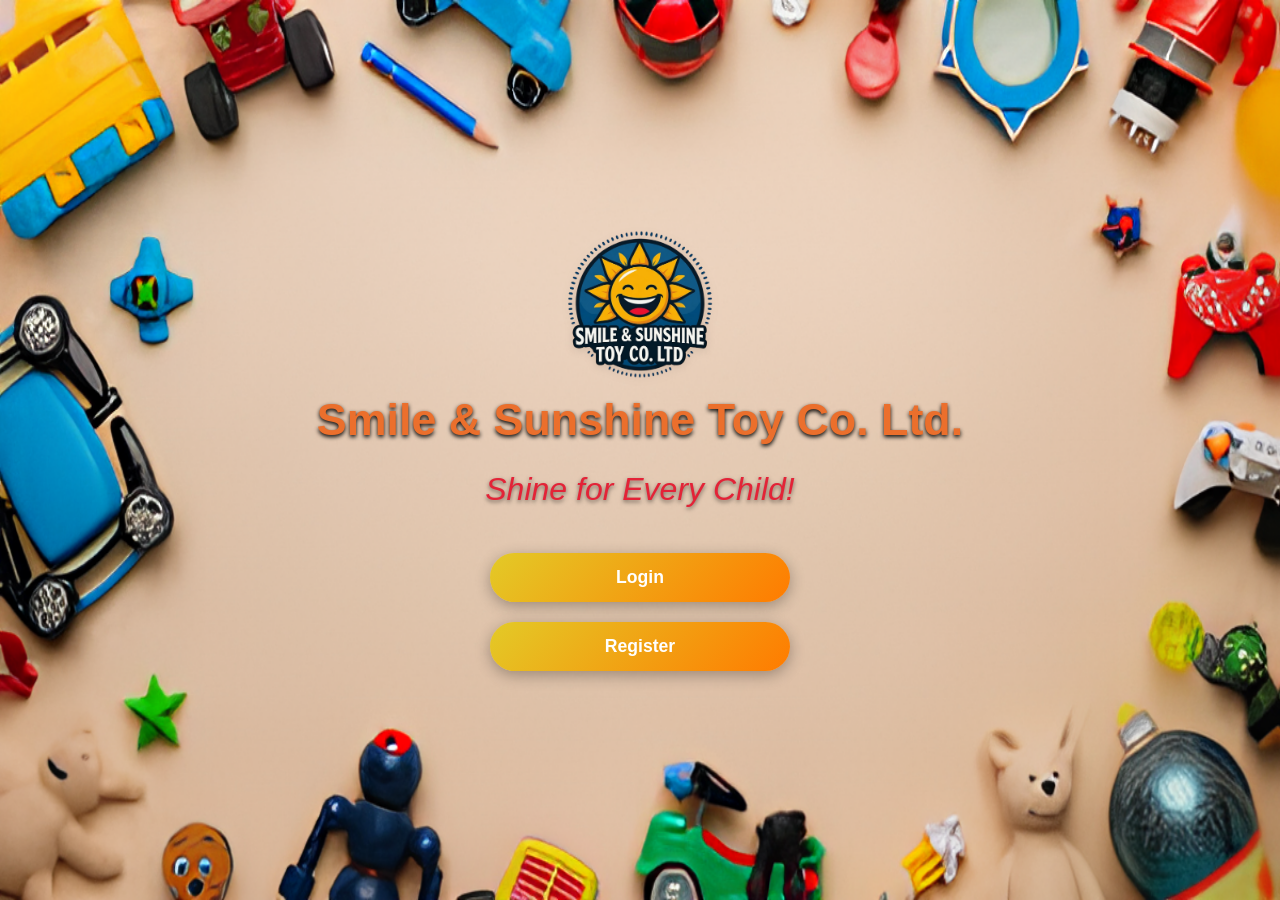
<file: common/index.html>
<!DOCTYPE html>
<html lang="zh-HK">
  <head>
    <meta charset="UTF-8" />
    <meta name="viewport" content="width=device-width, initial-scale=1.0" />
    <title>index - Smile & Sunshine Toy Co. Ltd.</title>

    <!-- Google Fonts -->
    <script src="https://code.jquery.com/jquery-3.6.0.min.js"></script>
    <link rel="stylesheet" href="../css/index.css" />
  </head>
  <body
    style="
      background-image: url(../img/background.png);
      background-size: 100% 100%;
      background-position: center;
      background-attachment: fixed;
    "
  >
    <div class="hero-container">
      <header class="index-header">
        <img src="../img/Logo.png" alt="Logo" class="logo" />
        <h1>Smile & Sunshine Toy Co. Ltd.</h1>
      </header>

      <p class="slogan">Shine for Every Child!</p>

      <div class="btn-group">
        <button class="btn" onclick="location.href='./login.html'">
          Login
        </button>
        <button class="btn" onclick="location.href='./register.html'">
          Register
        </button>
      </div>

    </div>
  </body>
</html>
</file>
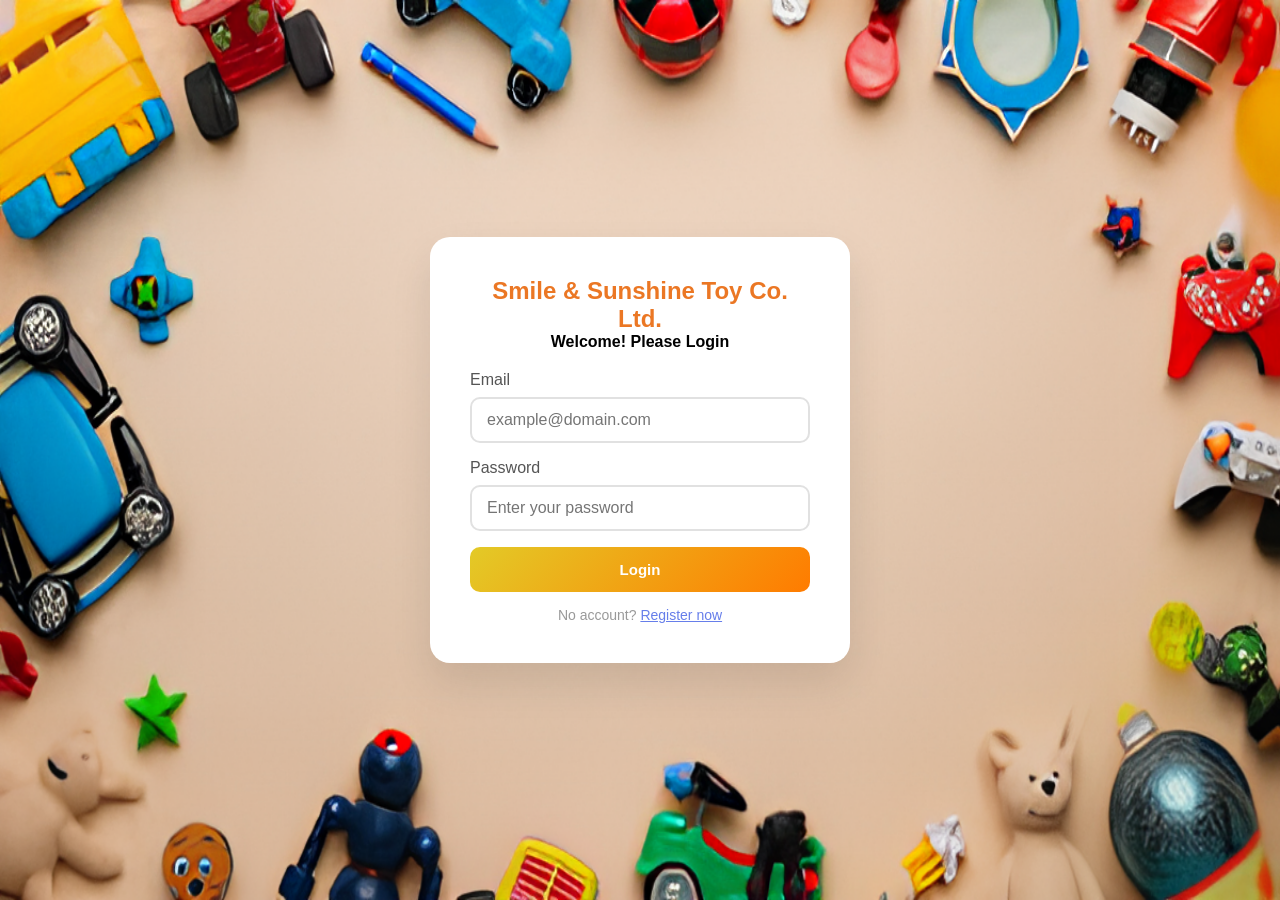
<file: common/login.html>
<!DOCTYPE html>
<html lang="zh-HK">
  <head>
    <meta charset="UTF-8" />
    <meta name="viewport" content="width=device-width, initial-scale=1.0" />
    <title>Login</title>
    <link rel="stylesheet" href="../css/index.css" />
    <script src="https://ajax.googleapis.com/ajax/libs/jquery/3.7.1/jquery.min.js"></script>
  </head>
  <body
    style="
      background-image: url(../img/background.png);
      background-size: 100% 100%;
      background-position: center;
      background-attachment: fixed;
    "
  >
    <div class="login-container">
      <div class="title">
        <h1>Smile & Sunshine Toy Co. Ltd.</h1>
        <h4>Welcome! Please Login</h4>
      </div>

      <form id="login-form" novalidate>
        <div class="form-group">
          <label for="login-email">Email</label>
          <input
            type="email"
            id="login-email"
            placeholder="example@domain.com"
          />
          <div class="error-msg">Enter a valid email</div>
        </div>

        <div class="form-group">
          <label for="login-password">Password</label>
          <input
            type="password"
            id="login-password"
            placeholder="Enter your password"
          />
          <div class="error-msg">Please enter password!</div>
        </div>
        <button type="submit" class="btn">Login</button>
      </form>

      <p class="text-center mt-3 text-muted">
        No account?
        <a href="register.html" style="color: #667eea">Register now</a>
      </p>
    </div>

    <script src="../js/index.js"></script>
  </body>
</html>
</file>
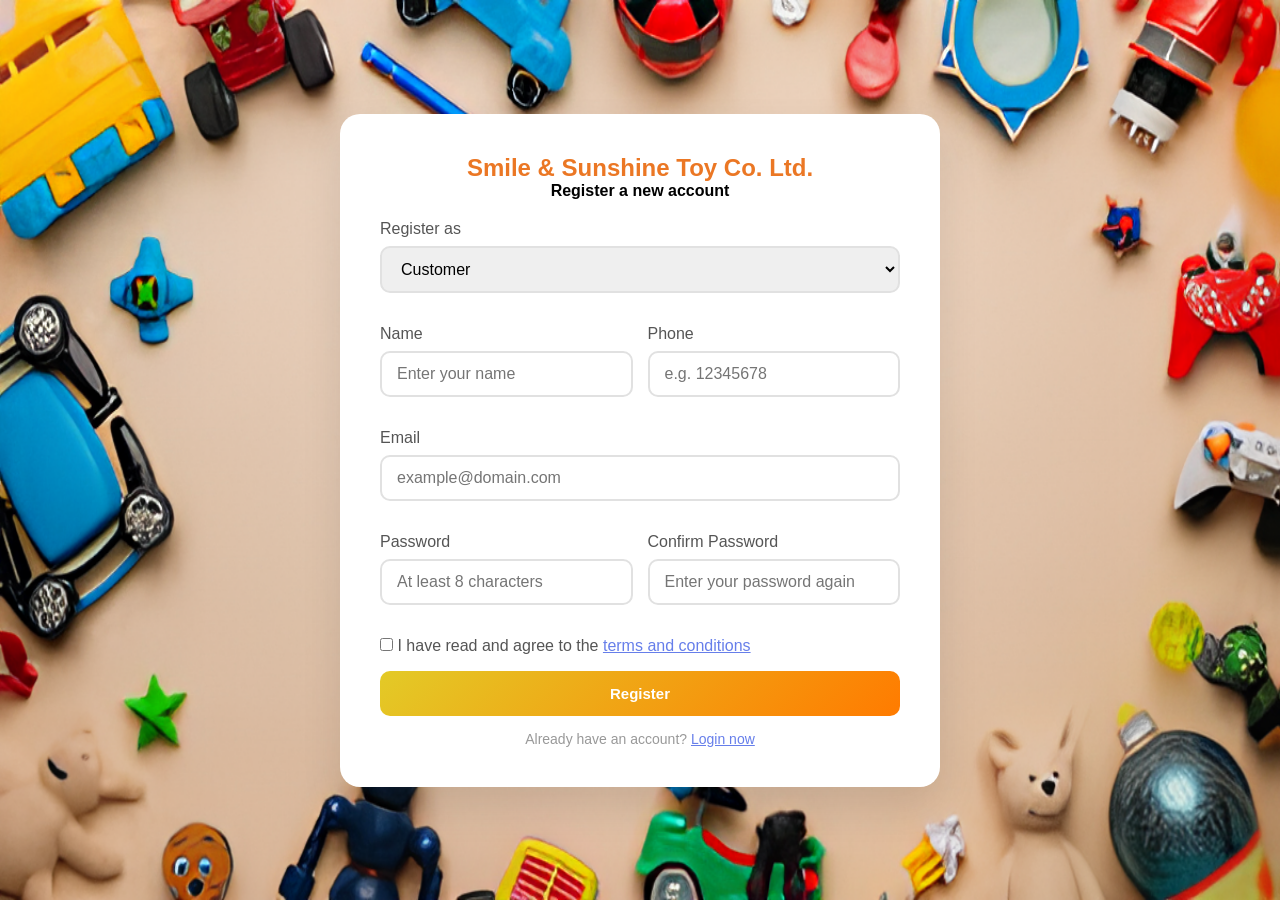
<file: common/register.html>
<!DOCTYPE html>
<html lang="zh-HK">
  <head>
    <meta charset="UTF-8" />
    <meta name="viewport" content="width=device-width, initial-scale=1.0" />
    <title>Register</title>
    <link rel="stylesheet" href="../css/index.css" />
    <script src="https://code.jquery.com/jquery-3.6.0.min.js"></script>
  </head>
  <body
    style="
      background-image: url(../img/background.png);
      background-size: 100% 100%;
      background-position: center;
      background-attachment: fixed;
    "
  >
    <div class="register-container">
      <div class="title">
        <h1>Smile & Sunshine Toy Co. Ltd.</h1>
        <h4>Register a new account</h4>
      </div>
      <form id="register-form" novalidate>
        <div class="form-group">
          <label for="role">Register as</label>
          <select id="role" required>
            <option value="customer" checked>Customer</option>
            <option value="sales">Sales</option>
          </select>
        </div>
        <div class="form-group staff-field" id="staff-field">
          <label for="staff-id">Staff ID</label>
          <input
            type="text"
            id="staff-id"
            placeholder="Please enter your Staff ID"
          />
          <div class="error-msg">Enter a valid Staff ID</div>
        </div>

        <div class="form-row">
          <div class="form-group half">
            <label for="name">Name</label>
            <input type="text" id="name" placeholder="Enter your name" />
            <div class="error-msg">Please enter your name</div>
          </div>
          <div class="form-group half">
            <label for="phone">Phone</label>
            <input
              type="text"
              id="phone"
              placeholder="e.g. 12345678"
              maxlength="8"
            />
            <div class="error-msg">Enter a valid phone</div>
          </div>
        </div>

        <div class="form-group">
          <label for="email">Email</label>
          <input type="email" id="email" placeholder="example@domain.com" />
          <div class="error-msg">Enter a valid email</div>
        </div>
        <div class="form-row">
          <div class="form-group half">
            <label for="password">Password</label>
            <input
              type="password"
              id="password"
              placeholder="At least 8 characters"
            />
            <div class="error-msg">Please enter at least 8 characters</div>
          </div>

          <div class="form-group half">
            <label for="confirm-password">Confirm Password</label>
            <input
              type="password"
              id="confirm-password"
              placeholder="Enter your password again"
            />
            <div class="error-msg">Password mismatch</div>
          </div>
        </div>
        <div class="form-group">
          <label for="terms">
            <input type="checkbox" id="terms" /> I have read and agree to the
            <a href="#" id="open-terms" style="color: #667eea"
              >terms and conditions</a
            >
            <div class="error-msg">Please accept the terms and conditions</div>
          </label>
        </div>
        <div class="modal-overlay" id="terms-modal">
          <div class="modal" id="modal-box">
            <div class="modal-header">
              Terms and Conditions – Smile &amp; Sunshine Toy Co. Ltd.
            </div>
            <div class="modal-body">
              <h2>1. Acceptance of Terms</h2>
              <p>
                By accessing or using any product, service, or website provided
                by
                <strong>Smile &amp; Sunshine Toy Co. Ltd.</strong> (hereinafter
                “we,” “us,” or “the Company”), you agree to be bound by these
                Terms and Conditions. If you do not agree, please do not use our
                products or services.
              </p>

              <h2>2. Use of Products</h2>
              <p>
                Our toys are intended for children aged 3 and above unless
                otherwise labeled. Adult supervision is recommended for younger
                children. The Company is not liable for misuse, improper
                assembly, or accidents resulting from failure to follow included
                instructions.
              </p>

              <h2>3. Intellectual Property</h2>
              <p>
                All designs, characters, logos, and content are the exclusive
                property of Smile &amp; Sunshine Toy Co. Ltd. Unauthorized
                reproduction, distribution, or modification is strictly
                prohibited and may result in legal action.
              </p>

              <h2>4. Warranty &amp; Returns</h2>
              <p>
                We offer a <strong>90-day limited warranty</strong> against
                manufacturing defects. Returns for unused items in original
                packaging are accepted within 30 days of purchase. Shipping fees
                are non-refundable.
              </p>

              <h2>5. Limitation of Liability</h2>
              <p>
                To the fullest extent permitted by law, Smile &amp; Sunshine Toy
                Co. Ltd. shall not be liable for any indirect, incidental, or
                consequential damages arising from the use of our products, even
                if advised of the possibility of such damages.
              </p>

              <h2>6. Privacy</h2>
              <p>
                We collect minimal personal data required for order fulfillment
                and marketing opt-ins. Your information will never be sold to
                third parties.
              </p>

              <h2>7. Governing Law</h2>
              <p>
                These terms are governed by the laws of Hong Kong SAR. Any
                disputes shall be resolved in the courts of Hong Kong.
              </p>

              <h2>8. Changes to Terms</h2>
              <p>
                We reserve the right to modify these terms at any time.
                Continued use of our products after changes constitutes
                acceptance of the new terms.
              </p>
            </div>
            <button class="btn-close" id="close-modal">Close</button>
          </div>
        </div>

        <button type="submit" class="btn">Register</button>
      </form>

      <p class="text-center mt-3 text-muted">
        Already have an account?
        <a href="login.html" style="color: #667eea">Login now</a>
      </p>
    </div>

    <script src="../js/index.js"></script>
    <script>
      //Open Terms
      const openLink = document.getElementById("open-terms");
      const overlay = document.getElementById("terms-modal");
      const modal = document.getElementById("modal-box");
      const closeBtn = document.getElementById("close-modal");
      const checkbox = document.getElementById("terms");

      openLink.addEventListener("click", (e) => {
        e.preventDefault();
        overlay.style.display = "flex";
        setTimeout(() => modal.classList.add("show"), 10);
      });

      const closeModal = () => {
        modal.classList.remove("show");
        setTimeout(() => (overlay.style.display = "none"), 350);
      };
      closeBtn.addEventListener("click", (e) => {
        e.preventDefault();
        e.stopPropagation();
        closeModal();
      });

      closeBtn.addEventListener("click", closeModal);
      overlay.addEventListener("click", (e) => {
        if (e.target === overlay) closeModal();
      });
    </script>
  </body>
</html>
</file>
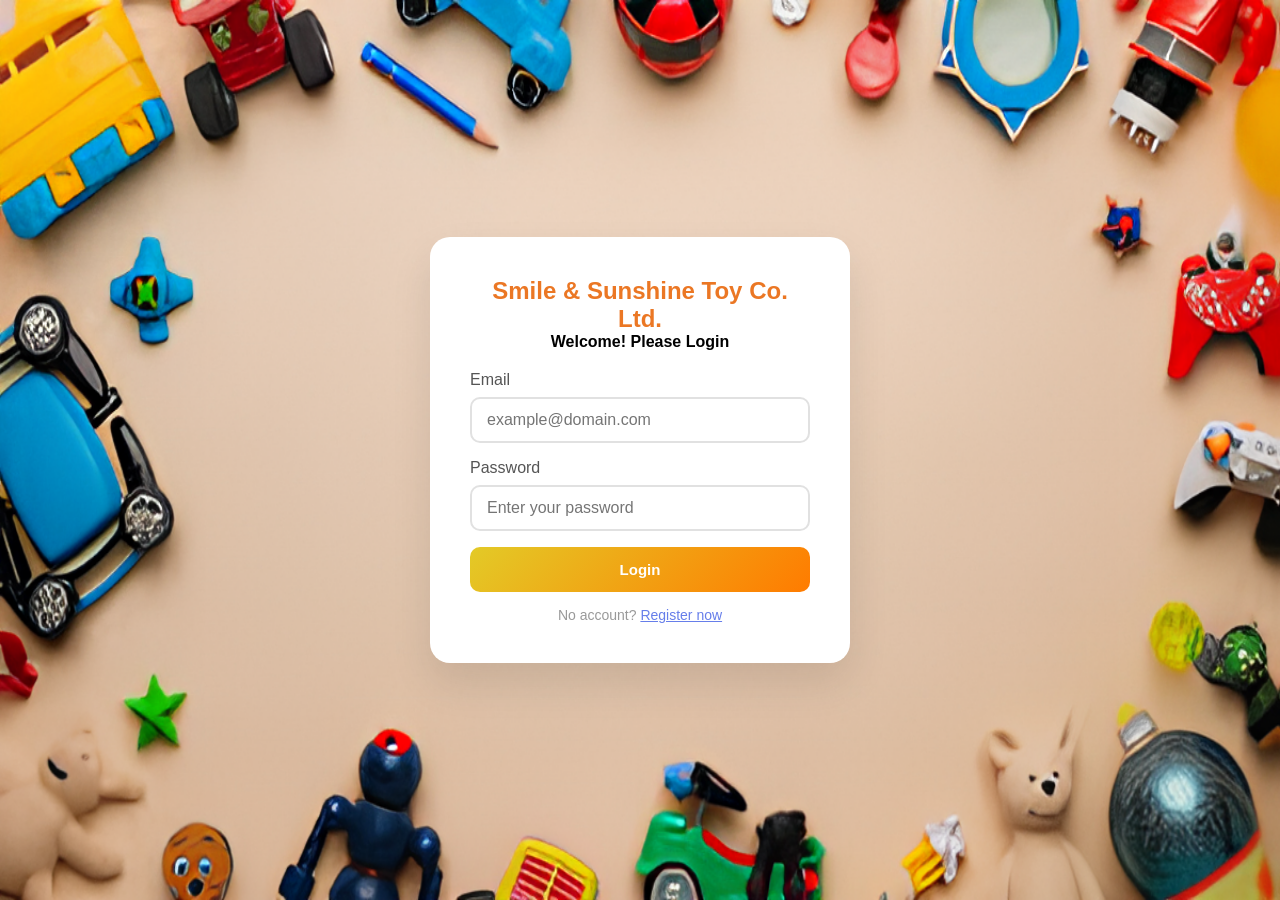
<file: customer/create-quote.html>
<!DOCTYPE html>
<html lang="zh-HK">
<head>
    <title>Create Quote Request</title>
    <link rel="stylesheet" href="../css/style.css">
</head>
<body>
<div id="site-header"></div>

<div class="container fade-in">
    <div class="card">
        <h2>Design Your Custom Toy</h2>
        <form id="quoteForm">
            <label>Upload Sketch (Image)</label>
            <input type="file" id="sketch" accept="image/*" required>

            <label>Dimensions (e.g., 20x15x10 cm)</label>
            <input type="text" id="dimensions" required>

            <label>Pantone Color</label>
            <input type="color" id="pantone" value="#FF5733">
            <span class="color-preview" id="colorPrev"></span>

            <label>Materials (comma-separated)</label>
            <textarea id="materials" rows="3" required></textarea>

            <label>Quantity</label>
            <input type="number" id="quantity" min="1" value="1" required>

            <label>Preferred Payment Method</label>
            <select id="payment" required>
                <option>Credit Card</option>
                <option>PayPal</option>
                <option>Bank Transfer</option>
            </select>

            <button type="submit" class="btn btn-primary">Add to Wish List</button>
        </form>
    </div>
</div>

<script src="../js/index.js"></script>
<script src="../js/load-navbar.js"></script>
<script>
  loadNavbar('site-header');
</script>
<script>
    (function () {
        const user = getCurrentUser();
        if (!user || user.type !== 'Customer') {
            window.location.href = '../common/login.html';
            return;
        }

        document.getElementById('pantone').addEventListener('input', e => {
            document.getElementById('colorPrev').style.background = e.target.value;
        });

        document.getElementById('quoteForm').onsubmit = function(e) {
            e.preventDefault();
            const file = document.getElementById('sketch').files[0];
            if (!file) { alert('Please upload a sketch'); return; }

            const reader = new FileReader();
            reader.onload = function(ev) {
                const quote = {
                    id: 'Q' + Date.now(),
                    customerEmail: user.email,
                    status: 'Pending',
                    createdAt: new Date().toISOString().split('T')[0],
                    toy: {
                        sketch: ev.target.result,
                        dimensions: document.getElementById('dimensions').value,
                        pantone: document.getElementById('pantone').value,
                        materials: document.getElementById('materials').value,
                        quantity: parseInt(document.getElementById('quantity').value)
                    },
                    paymentMethod: document.getElementById('payment').value,
                    quote: null,
                    deliveryDate: null,
                    messages: []
                };

                let quotes = JSON.parse(localStorage.getItem('quotes') || '[]');
                quotes.push(quote);
                localStorage.setItem('quotes', JSON.stringify(quotes));
                alert('Added to Wish List! Go to Wish List to submit.');
                window.location.href = 'wishlist.html';
            };
            reader.readAsDataURL(file);
        };
    })();
</script>
</body>
</html>
</file>
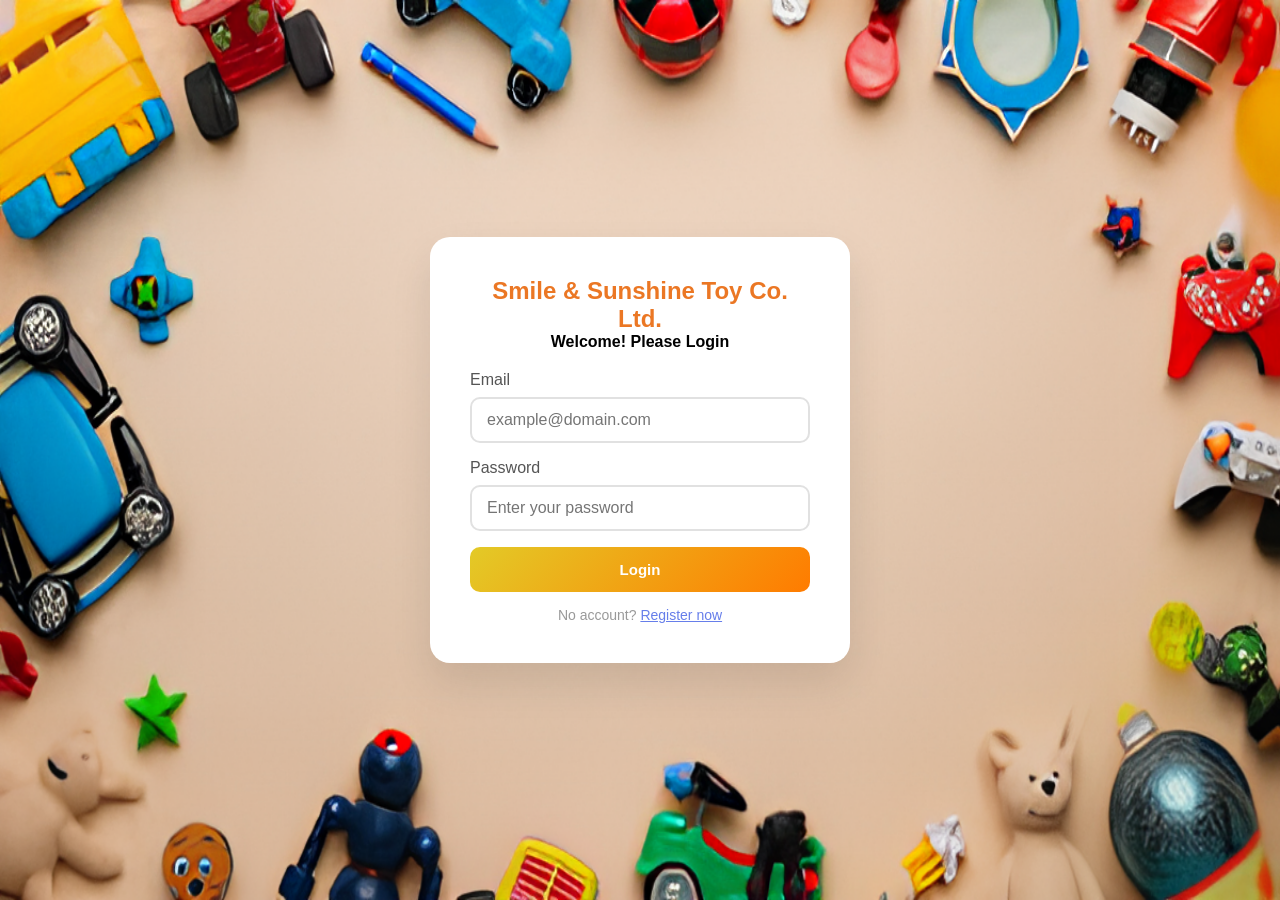
<file: customer/dashboard.html>
<!DOCTYPE html>
<html lang="zh-HK">
<head>
    <meta charset="UTF-8" />
    <title>Smile & Sunshine.</title>
    <link rel="stylesheet" href="../css/style.css" />
</head>
<body>
<div id="site-header"></div>

<div class="container fade-in">

    <div class="card">
        <h2>報價申請系統</h2>
        <p><a href="create-quote.html" class="btn btn-primary">設計客製玩具</a></p>
        <p><a href="wishlist.html" class="btn btn-success">我的願望清單</a></p>
    </div>

</div>
<script src="../js/index.js"></script>
<script src="../js/load-navbar.js"></script>
<script>loadNavbar('site-header');</script>
<script>
(function(){
  const user = getCurrentUser();
  if (!user || user.type !== 'Customer') {
    window.location.href = '../common/login.html';
  }
})();
</script>
</body>
</html>
</file>
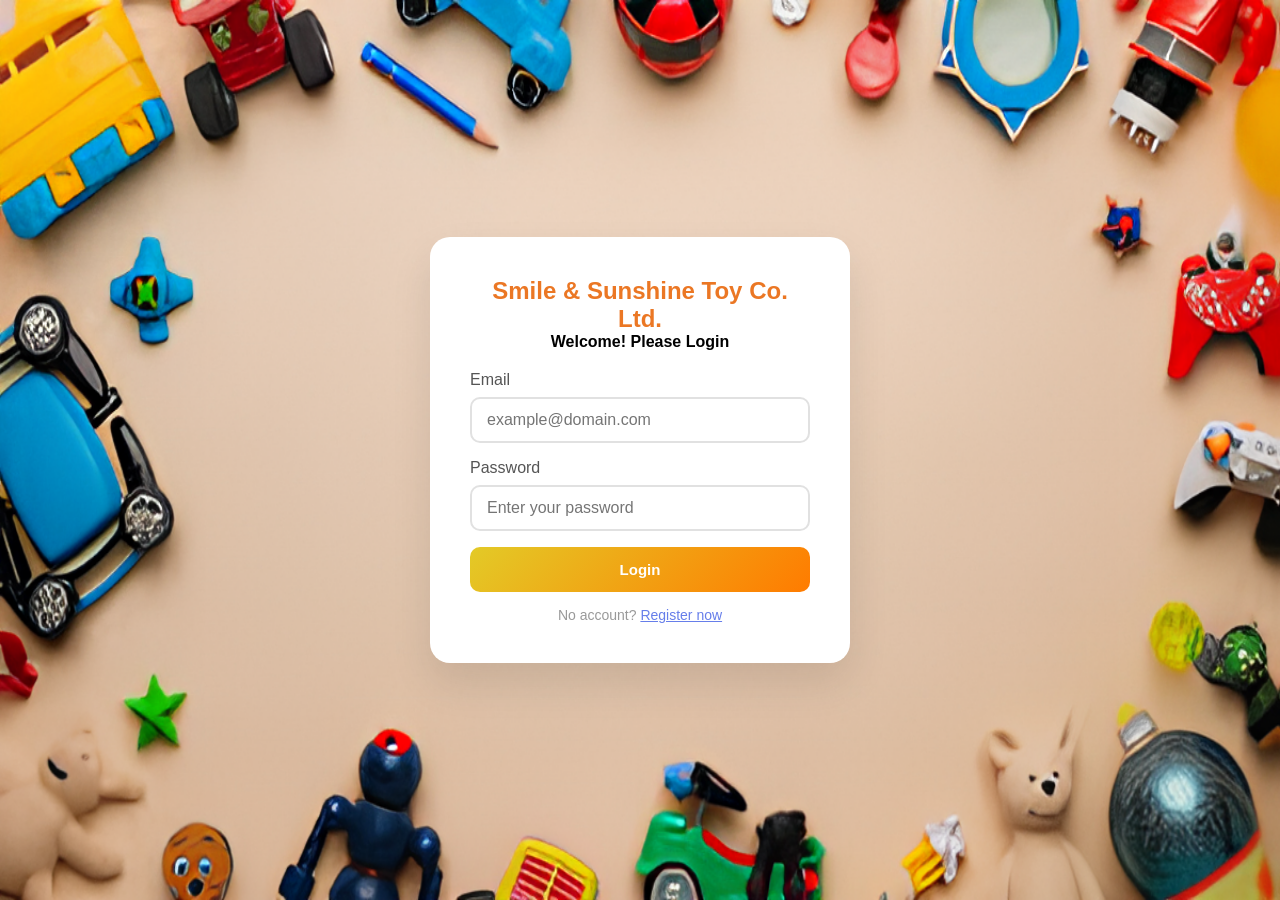
<file: customer/wishlist.html>
<!DOCTYPE html>
<html lang="zh-HK">
<head>
  <meta charset="utf-8" />
  <meta name="viewport" content="width=device-width, initial-scale=1" />
  <title>Wish List</title>
  <link rel="stylesheet" href="../css/style.css" />
</head>
<body>
<div id="site-header"></div>
<header>
  <!-- placeholder removed: navbar injected -->
</header>

<div class="container">
  <div id="wishlist"></div>
</div>

<script src="../js/index.js"></script>
<script src="../js/load-navbar.js"></script>
<script>loadNavbar('site-header');</script>
<script>
  (function () {
    const user = getCurrentUser();
    if (!user || user.type !== 'Customer') {
      window.location.href = '../common/login.html';
      return;
    }

    let quotes = JSON.parse(localStorage.getItem('quotes') || '[]');
    const myQuotes = quotes.filter(q => q.customerEmail === user.email && q.status === 'Pending');

    const list = document.getElementById('wishlist');
    if (myQuotes.length === 0) {
      list.innerHTML = '<p style="color:#777">No items in your wish list.</p>';
      return;
    }

    myQuotes.forEach(q => {
      const div = document.createElement('div');
      div.className = 'card';
      div.innerHTML = `
        <img src="${q.toy.sketch}" width="100" alt="sketch">
        <p><strong>Dimensions:</strong> ${q.toy.dimensions}</p>
        <p><strong>Color:</strong> <span class="color-preview" style="background:${q.toy.pantone}"></span></p>
        <p><strong>Materials:</strong> ${q.toy.materials}</p>
        <p><strong>Qty:</strong> ${q.toy.quantity}</p>
        <button class="btn btn-primary" onclick="submitQuote('${q.id}')">Submit Request</button>
        <button class="btn btn-danger" onclick="removeQuote('${q.id}')">Remove</button>
      `;
      list.appendChild(div);
    });

    window.submitQuote = function(id) {
      quotes = quotes.map(q => q.id === id ? {...q, status: 'Submitted'} : q);
      localStorage.setItem('quotes', JSON.stringify(quotes));
      alert('Quote request submitted! Track in History.');
      location.reload();
    };

    window.removeQuote = function(id) {
      if (confirm('Remove this design?')) {
        quotes = quotes.filter(q => q.id !== id);
        localStorage.setItem('quotes', JSON.stringify(quotes));
        location.reload();
      }
    };
  })();
</script>
</body>
</html>
</file>
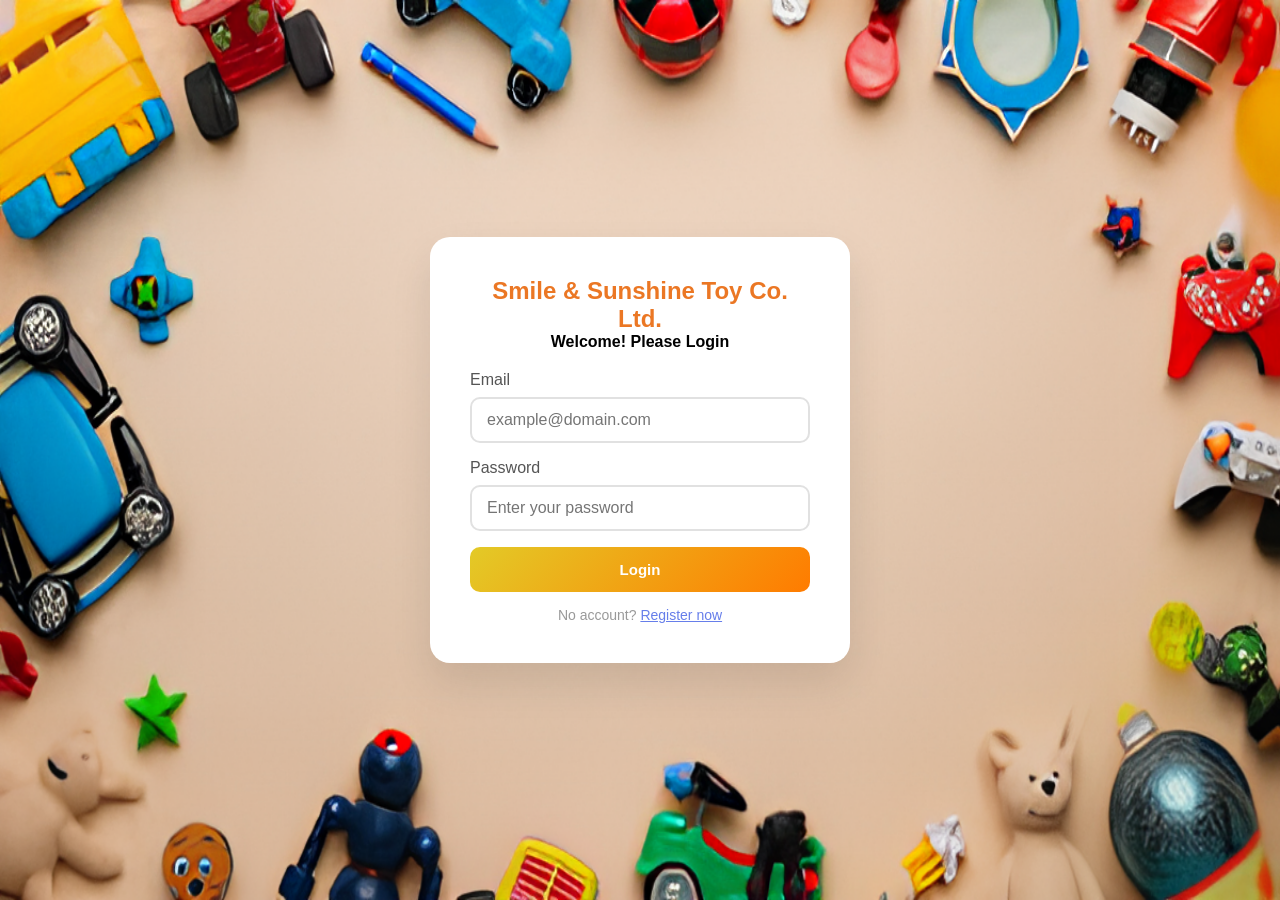
<file: staff/dashboard.html>
<!DOCTYPE html>
<html lang="en">
<head>
    <meta charset="UTF-8" />
    <meta name="viewport" content="width=device-width, initial-scale=1.0"/>
    <title>Staff Dashboard - Quotation System</title>
    <link rel="stylesheet" href="../css/style.css" />
</head>
<body>
<div id="site-header"></div>

<div class="container fade-in">
    <div class="card">
        <h2>Pending Quotation Requests</h2>
        <table class="table">
            <thead>
            <tr>
                <th>Quote ID</th>
                <th>Customer</th>
                <th>Quantity</th>
                <th>Status</th>
                <th>Action</th>
            </tr>
            </thead>
            <tbody id="requests">
            <!-- JavaScript will fill this -->
            </tbody>
        </table>
    </div>
</div>

<!-- === LOAD SCRIPTS AT THE END === -->
<script src="../js/index.js"></script>
<script src="../js/load-navbar.js"></script>
<script>loadNavbar('site-header');</script>
<script src="../js/staff/staff.js"></script>
</body>
</html>
</file>
<file: css/index.css>
* {
  margin: 0;
  padding: 0;
  box-sizing: border-box;
  font-family: "Segoe UI", Tahoma, Geneva, Verdana, sans-serif;
}

body {
  min-height: 100vh;
  display: flex;
  align-items: center;
  justify-content: center;
}

.login-container {
  background: white;
  padding: 40px;
  border-radius: 20px;
  box-shadow: 0 20px 40px rgba(0, 0, 0, 0.1);
  width: 100%;
  max-width: 420px;
  animation: fadeIn 0.8s ease-out;
}
.register-container {
  background: white;
  padding: 40px;
  border-radius: 20px;
  box-shadow: 0 20px 40px rgba(0, 0, 0, 0.1);
  width: 100%;
  max-width: 600px;
  animation: fadeIn 0.8s ease-out;
}

@keyframes fadeIn {
  from {
    opacity: 0;
    transform: translateY(20px);
  }
  to {
    opacity: 1;
    transform: translateY(0);
  }
}

.title {
  text-align: center;
  margin-bottom: 20px;
}

.title h1 {
  color: #eb7724;
  font-size: 24px;
  font-weight: 700;
}

.form-group {
  margin-bottom: 15px;
  position: relative;
}

.form-group label {
  display: block;
  margin-bottom: 8px;
  color: #555;
  font-weight: 500;
}

.form-group input,
.form-group select {
  padding: 12px 15px;
  border: 2px solid #e1e1e1;
  border-radius: 10px;
  font-size: 16px;
  transition: all 0.3s;
}

.form-group input[type="email"],
.form-group input[type="password"],
.form-group input[type="text"],
.form-group select {
  width: 100%;
}

.form-group input:focus,
.form-group select:focus {
  outline: none;
  border-color: #667eea;
  box-shadow: 0 0 0 3px rgba(102, 126, 234, 0.2);
}

.btn,
.btn-close {
  width: 100%;
  padding: 14px;
  background: linear-gradient(135deg, #e3ca27, #ff7b00);
  color: white;
  border: none;
  border-radius: 10px;
  font-size: 15px;
  font-weight: 700;
  cursor: pointer;
  transition: all 0.3s;
}

.btn:hover,
.btn-close:hover {
  transform: translateY(-2px);
  box-shadow: 0 10px 20px rgba(102, 126, 234, 0.3);
}

@keyframes shake {
  0%,
  100% {
    transform: translateX(0);
  }
  25% {
    transform: translateX(-5px);
  }
  75% {
    transform: translateX(5px);
  }
}

.text-center {
  text-align: center;
}
.text-muted {
  color: #999;
  font-size: 14px;
}
.mt-3 {
  margin-top: 15px;
}

.role-field {
  display: none;
}

.staff-field {
  display: none;
}

.form-row {
  display: flex;
  gap: 15px;
}

.form-group.half {
  flex: 1;
  min-width: 0;
}

.error-msg {
  color: red;
  font-size: 12px;
  animation: shake 0.5s;
  display: none;
}

.modal-overlay {
  display: none;
  position: fixed;
  top: 0;
  left: 0;
  right: 0;
  bottom: 0;
  background: rgba(0, 0, 0, 0.6);
  justify-content: center;
  align-items: center;
  z-index: 9999;
  backdrop-filter: blur(5px);
}
.modal {
  background: #fff;
  width: 90%;
  max-width: 720px;
  max-height: 85vh;
  border-radius: 16px;
  overflow: hidden;
  box-shadow: 0 20px 40px rgba(0, 0, 0, 0.2);
  opacity: 0;
  transform: translateY(40px) scale(0.92);
  transition: all 0.35s cubic-bezier(0.175, 0.885, 0.32, 1.2);
}
.modal.show {
  opacity: 1;
  transform: translateY(0) scale(1);
}
.modal-header {
  background: linear-gradient(135deg, #e3ca27, #ff7b00);
  color: #fff;
  padding: 1.5rem 2rem;
  font-size: 1.5rem;
  font-weight: 600;
  text-align: center;
}
.modal-body {
  padding: 2rem;
  overflow-y: auto;
  max-height: calc(85vh - 120px);
  line-height: 1.7;
  color: #333;
}
.modal-body h2 {
  margin-top: 1.5rem;
  color: #667eea;
  font-size: 1.25rem;
}

.form-group {
  margin: 1rem 0;
}
.error-msg {
  color: #e74c3c;
  font-size: 0.875rem;
  display: none;
  margin-top: 0.25rem;
}

.hero-container {
  position: relative;
  z-index: 1;
  display: flex;
  flex-direction: column;
  align-items: center;
  justify-content: center;
  min-height: 100vh;
  padding: 20px;
  text-align: center;
}


.logo {
  height: 150px;
  filter: drop-shadow(0 2px 4px rgba(0, 0, 0, 0.1));
  animation: pulse 1s;
}

.logo:hover {
  transform: scale(1.1);
}

.index-header h1 {
  font-size: 2.8rem;
  color: #eb6f2c;
  margin-top: 10px;
  text-shadow: 0 2px 4px rgba(0, 0, 1, 1);
  opacity: 0; 
  animation: fadeInDown 2s ease forwards;
  animation-delay: 1.2s;
}

.slogan {
  font-style: italic;
  font-size: 2rem;
  color: #e32337;
  margin: 20px 0 40px;
  line-height: 1.5;
  opacity: 0;
  animation: fadeInDown 2s ease forwards;
  animation-delay: 2s;
  font-weight: 500;
  text-shadow: 0 2px 4px rgba(0, 0, 0, 0.5);
}

.btn-group {
  display: flex;
  gap: 20px;
  flex-wrap: wrap;
  justify-content: center;
  animation: fadeInUp 1s ease 0.6s both;
  animation-delay: 3s;
}

.btn-group .btn {
  padding: 14px 32px;
  font-size: 1.1rem;
  font-weight: 600;
  border: none;
  border-radius: 50px;
  cursor: pointer;
  transition: all 0.3s ease;
  min-width: 140px;
  box-shadow: 0 4px 15px rgba(0, 0, 0, 0.3);
}

@keyframes fadeInDown {
  from {
    opacity: 0;
    transform: translateY(-30px);
  }
  to {
    opacity: 1;
    transform: translateY(0);
  }
}

@keyframes fadeInUp {
  from {
    opacity: 0;
    transform: translateX(30px);
  }
  to {
    opacity: 1;
    transform: translateX(0);
  }
}

@keyframes pulse {
  0% {
    transform: scale(100);
  }
  100% {
    transform: scale(1);
  }
}
</file>
<file: css/style.css>
* { margin:0; padding:0; box-sizing:border-box; font-family: Arial, Helvetica, sans-serif; }
body { background:#f4f7fa; color:#333; line-height:1.6; }
.container { max-width:1100px; margin:auto; padding:20px; }

header {
  background: linear-gradient(90deg, #ffb347 0%, #ffcc33 100%);
  color: #fff;
  padding: 14px 20px;
  display: flex;
  align-items: center;
  justify-content: space-between;
  gap: 20px;
}
header h1 {
  font-size: 18px;
  margin: 0;
  font-weight: 700;
}
header nav {
  display: flex;
  gap: 12px;
  align-items: center;
}
header nav a {
  color: white;
  text-decoration: none;
  padding: 8px 12px;
  border-radius: 8px;
  font-weight: 600;
  transition: background .18s, transform .12s;
}
header nav a:hover {
  background: rgba(255,255,255,0.12);
  transform: translateY(-1px);
}
header nav a.active {
  background: rgba(255,255,255,0.2);
  box-shadow: 0 4px 10px rgba(0,0,0,0.08);
}

/* Mobile stacking for small screens */
@media (max-width: 640px) {
  header { flex-direction: column; align-items: flex-start; }
  header nav { width:100%; flex-wrap:wrap; }
  header nav a { margin-top:8px; }
}

nav a { color:white; margin:0 15px; text-decoration:none; font-weight:bold; }
nav a:hover { text-decoration:underline; }

.card {
  background:white; border-radius:12px; padding:20px; margin:15px 0;
  box-shadow:0 4px 12px rgba(0,0,0,0.1); transition:transform 0.3s;
}
.card:hover { transform:translateY(-5px); }

.btn {
  padding:10px 20px; border:none; border-radius:8px; cursor:pointer;
  font-weight:bold; transition:0.3s;
}
.btn-primary { background:#4ecdc4; color:white; }
.btn-primary:hover { background:#45b7aa; }
.btn-danger { background:#ee5a52; color:white; }
.btn-success { background:#95e1d3; color:#333; }

input, select, textarea {
  width:100%; padding:10px; margin:8px 0; border:1px solid #ccc; border-radius:6px;
}
input:focus, textarea:focus { border-color:#4ecdc4; outline:none; }

.hidden { display:none; }

.fade-in { animation:fadeIn 0.6s ease-in; }
@keyframes fadeIn { from{opacity:0;} to{opacity:1;} }

.status-pending { color:#f39c12; }
.status-quoted { color:#27ae60; }
.status-rejected { color:#c0392b; }

.color-preview {
  width:40px; height:40px; border:2px solid #ddd; display:inline-block; border-radius:50%;
}
</file>
